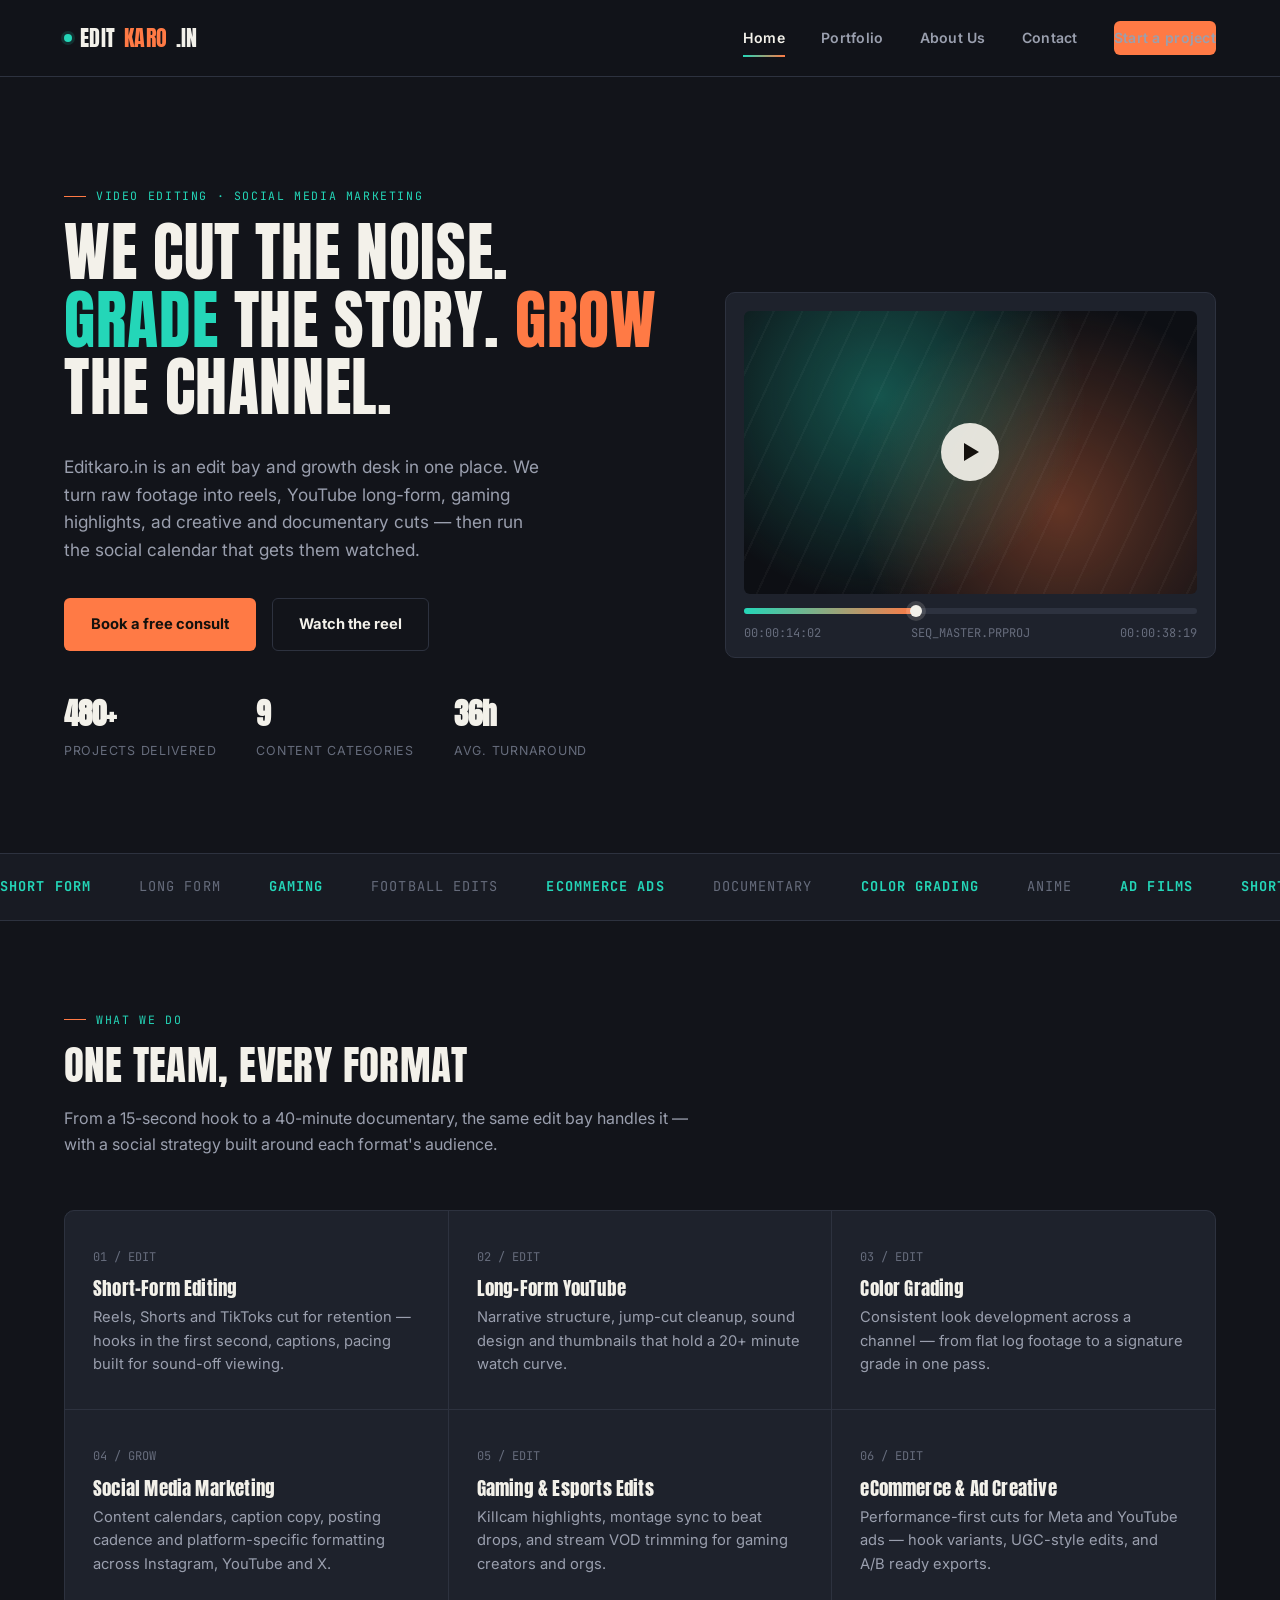
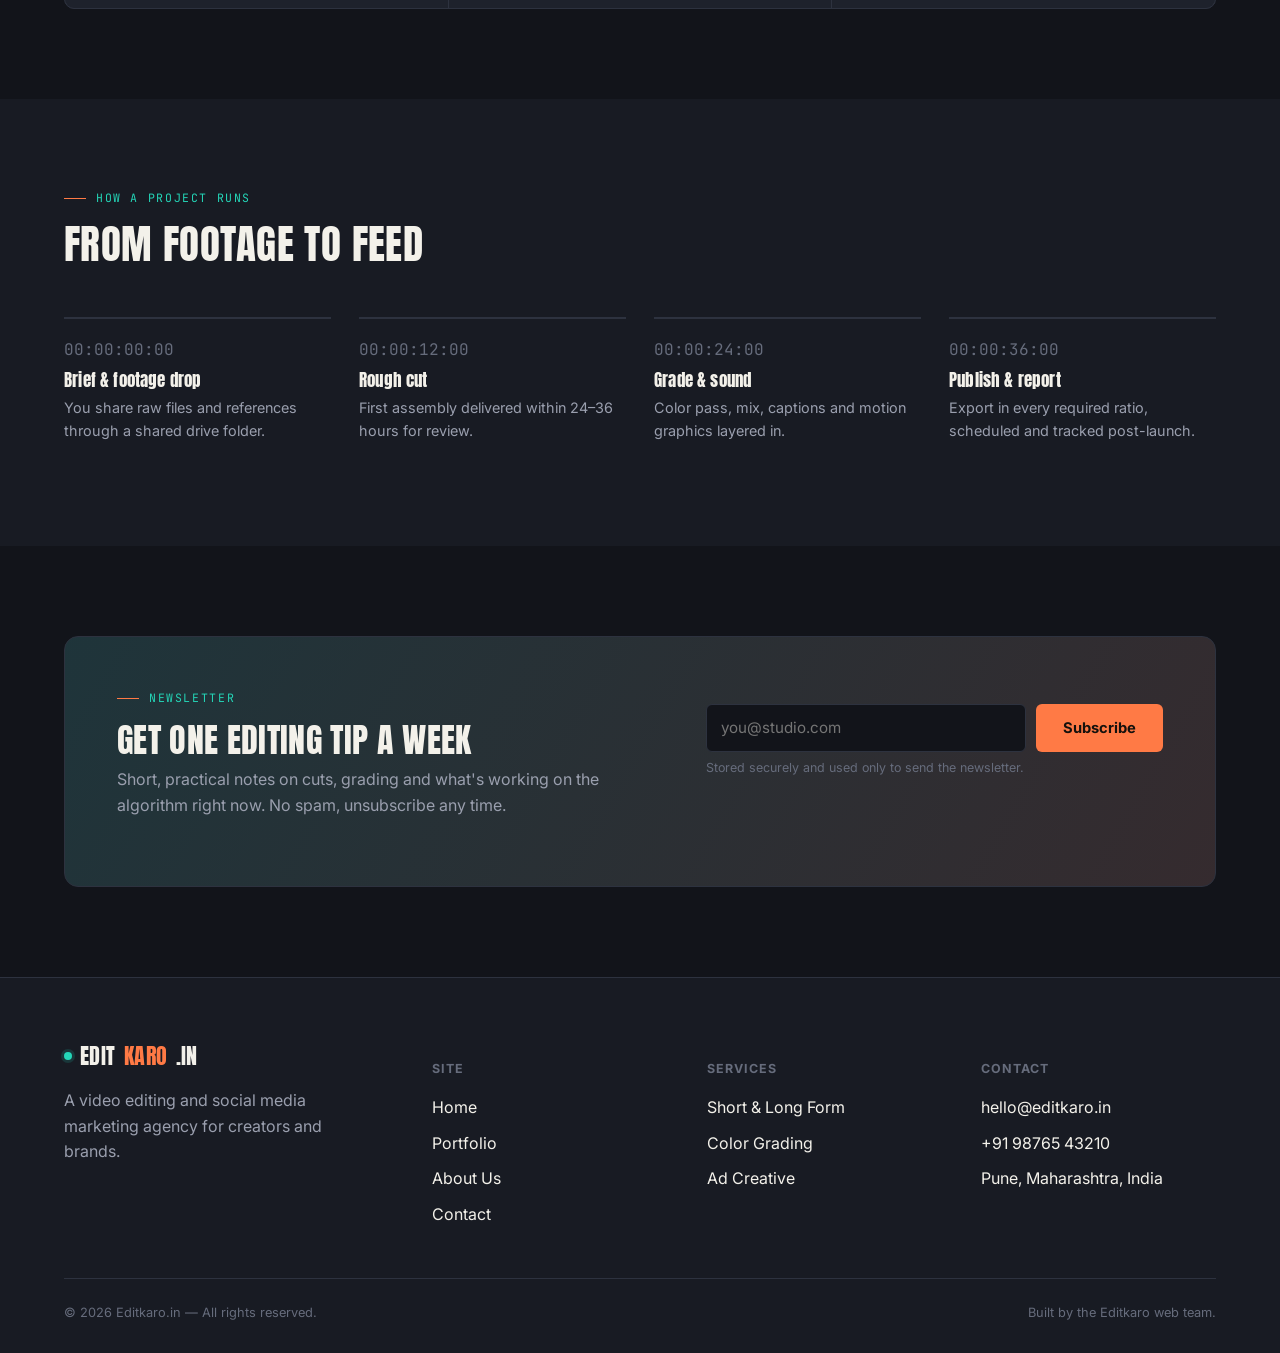
<file: index.html>
<!DOCTYPE html>
<html lang="en">
<head>
<meta charset="UTF-8">
<meta name="viewport" content="width=device-width, initial-scale=1.0">
<title>Editkaro.in — Video Editing & Social Media Marketing Agency</title>
<meta name="description" content="Editkaro.in is a video editing and social media marketing agency crafting short-form, long-form, gaming, sports, eCommerce and documentary-style content for brands and creators.">
<meta name="keywords" content="video editing agency, social media marketing, short form video editing, reels editing, youtube editing, color grading, editkaro">
<meta property="og:title" content="Editkaro.in — Video Editing & Social Media Marketing Agency">
<meta property="og:description" content="We cut, grade and grow content across every format — reels to documentaries.">
<meta property="og:type" content="website">
<link rel="canonical" href="https://editkaro.in/">
<link rel="preconnect" href="https://fonts.googleapis.com">
<link href="https://fonts.googleapis.com/css2?family=Anton&family=Inter:wght@400;500;600;700;800&family=JetBrains+Mono:wght@400;500&display=swap" rel="stylesheet">
<link rel="stylesheet" href="css/style.css">
</head>
<body>
<a class="skip-link" href="#main">Skip to content</a>

<header class="nav">
  <div class="container nav-inner">
    <a href="index.html" class="logo"><span class="rec"></span>EDIT<span class="dot">KARO</span>.IN</a>
    <nav class="nav-links" id="nav-links">
      <a href="index.html">Home</a>
      <a href="portfolio.html">Portfolio</a>
      <a href="about.html">About Us</a>
      <a href="contact.html">Contact</a>
      <a href="contact.html" class="nav-cta">Start a project</a>
    </nav>
    <button class="nav-toggle" id="nav-toggle" aria-label="Toggle menu" aria-expanded="false">☰</button>
  </div>
</header>

<main id="main">

  <section class="hero">
    <div class="container hero-grid">
      <div>
        <div class="eyebrow">Video Editing · Social Media Marketing</div>
        <h1>We cut the noise. <span class="accent-teal">Grade</span> the story. <span class="accent-orange">Grow</span> the channel.</h1>
        <p class="hero-sub">Editkaro.in is an edit bay and growth desk in one place. We turn raw footage into reels, YouTube long-form, gaming highlights, ad creative and documentary cuts — then run the social calendar that gets them watched.</p>
        <div class="hero-actions">
          <a href="contact.html" class="btn btn-primary">Book a free consult</a>
          <a href="portfolio.html" class="btn btn-ghost">Watch the reel</a>
        </div>
        <div class="hero-stats">
          <div><strong>480+</strong><span>Projects delivered</span></div>
          <div><strong>9</strong><span>Content categories</span></div>
          <div><strong>36h</strong><span>Avg. turnaround</span></div>
        </div>
      </div>

      <div class="scrubber" aria-hidden="true">
        <div class="scrubber-screen"><div class="play"></div></div>
        <div class="scrubber-track"><div class="scrubber-fill"></div><div class="scrubber-head"></div></div>
        <div class="scrubber-time"><span>00:00:14:02</span><span>SEQ_MASTER.PRPROJ</span><span>00:00:38:19</span></div>
      </div>
    </div>
  </section>

  <div class="marquee" aria-hidden="true">
    <div class="marquee-track">
      <span><b>Short Form</b></span><span>Long Form</span><span><b>Gaming</b></span><span>Football Edits</span>
      <span><b>eCommerce Ads</b></span><span>Documentary</span><span><b>Color Grading</b></span><span>Anime</span><span><b>Ad Films</b></span>
    </div>
  </div>

  <section class="section" id="services">
    <div class="container">
      <div class="section-head">
        <div class="eyebrow">What we do</div>
        <h2>One team, every format</h2>
        <p>From a 15-second hook to a 40-minute documentary, the same edit bay handles it — with a social strategy built around each format's audience.</p>
      </div>
      <div class="services-grid">
        <div class="service-card">
          <span class="tc">01 / EDIT</span>
          <h3>Short-Form Editing</h3>
          <p>Reels, Shorts and TikToks cut for retention — hooks in the first second, captions, pacing built for sound-off viewing.</p>
        </div>
        <div class="service-card">
          <span class="tc">02 / EDIT</span>
          <h3>Long-Form YouTube</h3>
          <p>Narrative structure, jump-cut cleanup, sound design and thumbnails that hold a 20+ minute watch curve.</p>
        </div>
        <div class="service-card">
          <span class="tc">03 / EDIT</span>
          <h3>Color Grading</h3>
          <p>Consistent look development across a channel — from flat log footage to a signature grade in one pass.</p>
        </div>
        <div class="service-card">
          <span class="tc">04 / GROW</span>
          <h3>Social Media Marketing</h3>
          <p>Content calendars, caption copy, posting cadence and platform-specific formatting across Instagram, YouTube and X.</p>
        </div>
        <div class="service-card">
          <span class="tc">05 / EDIT</span>
          <h3>Gaming & Esports Edits</h3>
          <p>Killcam highlights, montage sync to beat drops, and stream VOD trimming for gaming creators and orgs.</p>
        </div>
        <div class="service-card">
          <span class="tc">06 / EDIT</span>
          <h3>eCommerce & Ad Creative</h3>
          <p>Performance-first cuts for Meta and YouTube ads — hook variants, UGC-style edits, and A/B ready exports.</p>
        </div>
      </div>
    </div>
  </section>

  <section class="section section-alt">
    <div class="container">
      <div class="section-head">
        <div class="eyebrow">How a project runs</div>
        <h2>From footage to feed</h2>
      </div>
      <div class="process">
        <div class="process-step">
          <span class="tc">00:00:00:00</span>
          <h4>Brief & footage drop</h4>
          <p>You share raw files and references through a shared drive folder.</p>
        </div>
        <div class="process-step">
          <span class="tc">00:00:12:00</span>
          <h4>Rough cut</h4>
          <p>First assembly delivered within 24–36 hours for review.</p>
        </div>
        <div class="process-step">
          <span class="tc">00:00:24:00</span>
          <h4>Grade & sound</h4>
          <p>Color pass, mix, captions and motion graphics layered in.</p>
        </div>
        <div class="process-step">
          <span class="tc">00:00:36:00</span>
          <h4>Publish & report</h4>
          <p>Export in every required ratio, scheduled and tracked post-launch.</p>
        </div>
      </div>
    </div>
  </section>

  <section class="section">
    <div class="container">
      <div class="subscribe">
        <div>
          <div class="eyebrow">Newsletter</div>
          <h2>Get one editing tip a week</h2>
          <p>Short, practical notes on cuts, grading and what's working on the algorithm right now. No spam, unsubscribe any time.</p>
        </div>
        <div>
          <form id="subscribe-form" class="subscribe-form">
            <input type="email" name="email" placeholder="you@studio.com" required aria-label="Email address">
            <button type="submit" class="btn btn-primary">Subscribe</button>
          </form>
          <p class="form-note">Stored securely and used only to send the newsletter.</p>
          <p id="subscribe-status" class="form-status" role="status"></p>
        </div>
      </div>
    </div>
  </section>

</main>

<footer class="footer">
  <div class="container">
    <div class="footer-grid">
      <div>
        <a href="index.html" class="logo"><span class="rec"></span>EDIT<span class="dot">KARO</span>.IN</a>
        <p style="margin-top:14px; max-width:280px;">A video editing and social media marketing agency for creators and brands.</p>
      </div>
      <div>
        <h5>Site</h5>
        <ul>
          <li><a href="index.html">Home</a></li>
          <li><a href="portfolio.html">Portfolio</a></li>
          <li><a href="about.html">About Us</a></li>
          <li><a href="contact.html">Contact</a></li>
        </ul>
      </div>
      <div>
        <h5>Services</h5>
        <ul>
          <li><a href="portfolio.html">Short & Long Form</a></li>
          <li><a href="portfolio.html">Color Grading</a></li>
          <li><a href="portfolio.html">Ad Creative</a></li>
        </ul>
      </div>
      <div>
        <h5>Contact</h5>
        <ul>
          <li>hello@editkaro.in</li>
          <li>+91 98765 43210</li>
          <li>Pune, Maharashtra, India</li>
        </ul>
      </div>
    </div>
    <div class="footer-bottom">
      <span>© <span class="year"></span> Editkaro.in — All rights reserved.</span>
      <span>Built by the Editkaro web team.</span>
    </div>
  </div>
</footer>

<script src="js/script.js"></script>
</body>
</html>
</file>
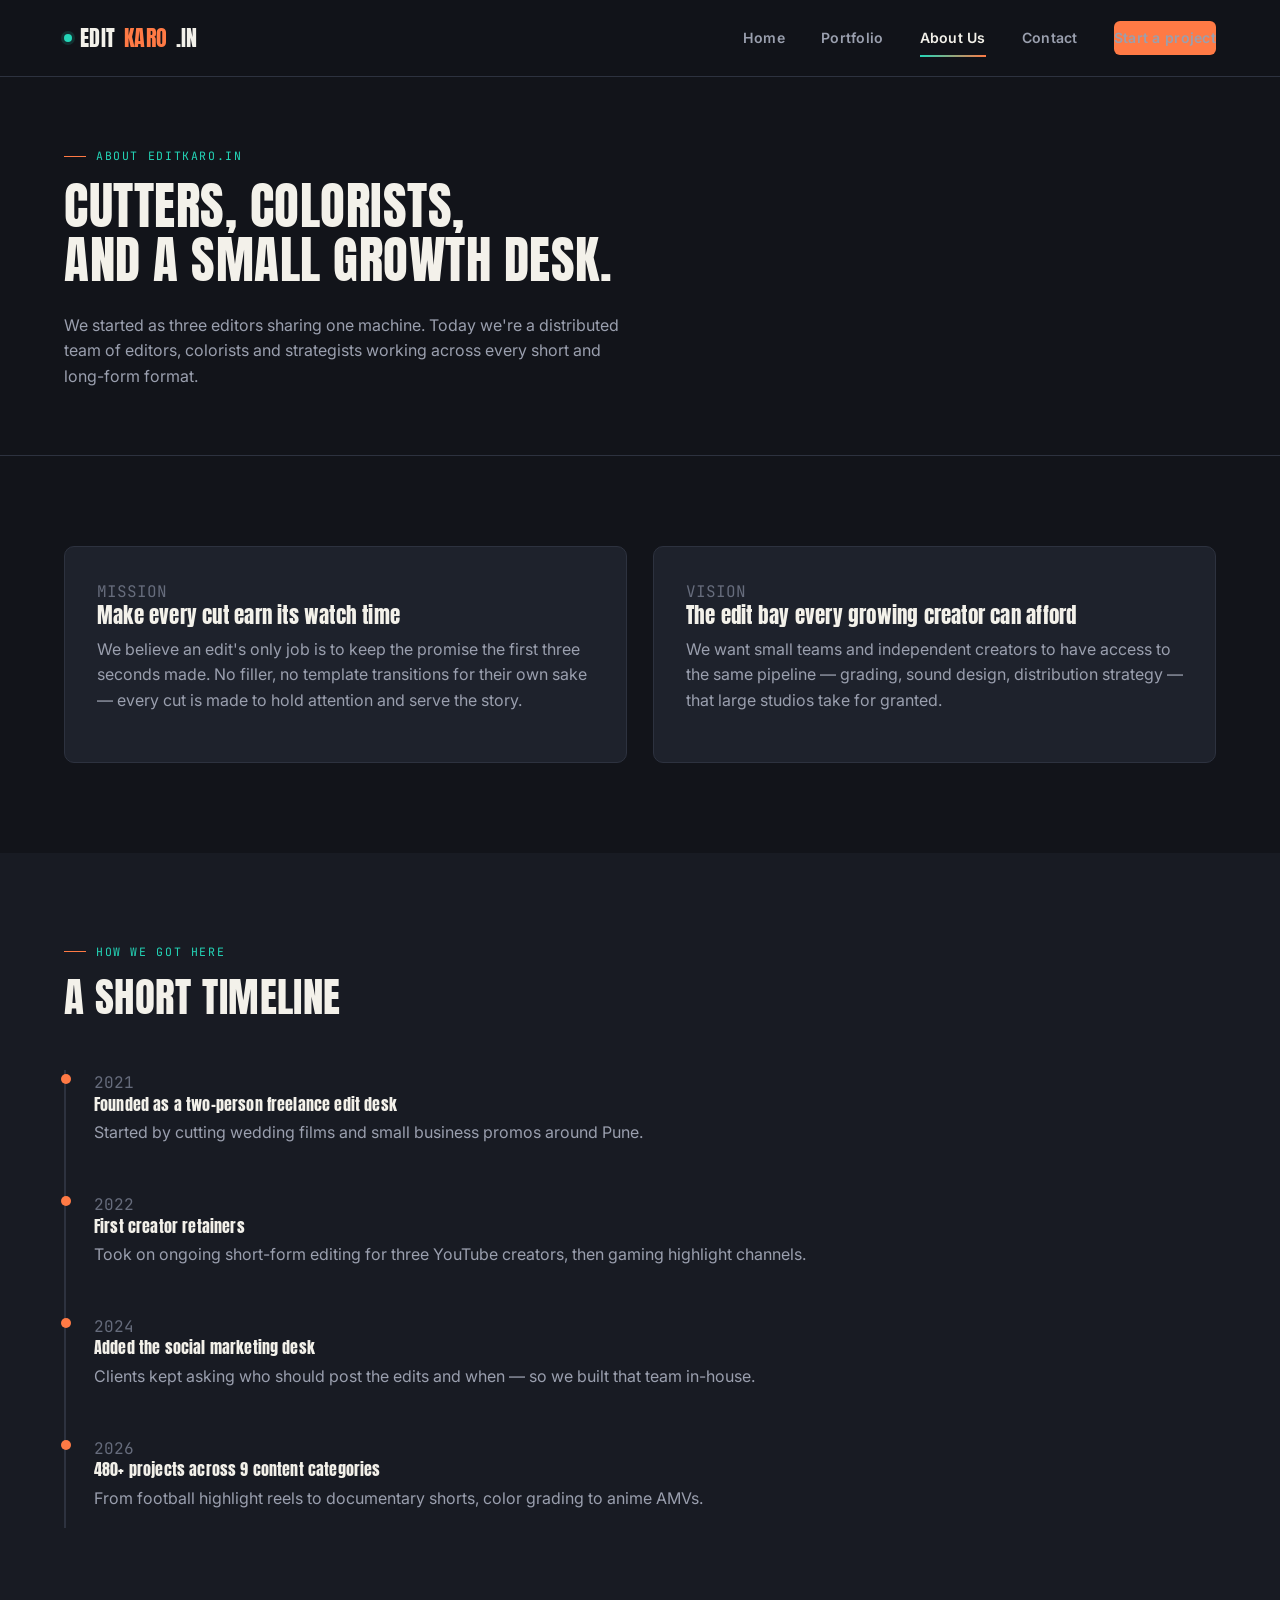
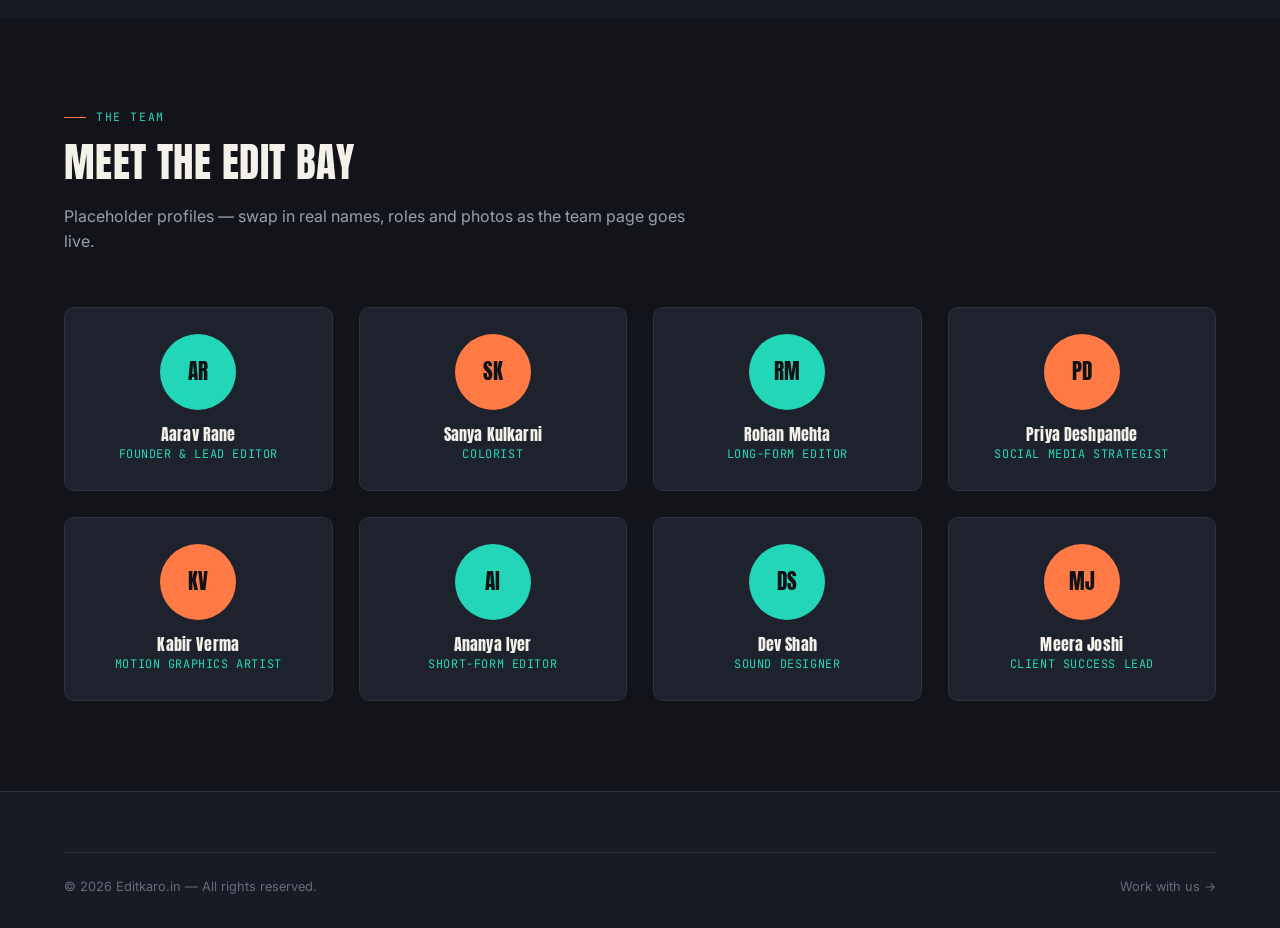
<file: about.html>
<!DOCTYPE html>
<html lang="en">
<head>
<meta charset="UTF-8">
<meta name="viewport" content="width=device-width, initial-scale=1.0">
<title>About Us — Editkaro.in</title>
<meta name="description" content="Editkaro.in's mission, vision and the team behind the edit bay — a video editing and social media marketing agency.">
<link rel="canonical" href="https://editkaro.in/about.html">
<link rel="preconnect" href="https://fonts.googleapis.com">
<link href="https://fonts.googleapis.com/css2?family=Anton&family=Inter:wght@400;500;600;700;800&family=JetBrains+Mono:wght@400;500&display=swap" rel="stylesheet">
<link rel="stylesheet" href="css/style.css">
</head>
<body>
<a class="skip-link" href="#main">Skip to content</a>

<header class="nav">
  <div class="container nav-inner">
    <a href="index.html" class="logo"><span class="rec"></span>EDIT<span class="dot">KARO</span>.IN</a>
    <nav class="nav-links" id="nav-links">
      <a href="index.html">Home</a>
      <a href="portfolio.html">Portfolio</a>
      <a href="about.html">About Us</a>
      <a href="contact.html">Contact</a>
      <a href="contact.html" class="nav-cta">Start a project</a>
    </nav>
    <button class="nav-toggle" id="nav-toggle" aria-label="Toggle menu" aria-expanded="false">☰</button>
  </div>
</header>

<main id="main">
  <section class="page-hero">
    <div class="container">
      <div class="eyebrow">About Editkaro.in</div>
      <h1>Cutters, colorists,<br>and a small growth desk.</h1>
      <p style="max-width:560px;">We started as three editors sharing one machine. Today we're a distributed team of editors, colorists and strategists working across every short and long-form format.</p>
    </div>
  </section>

  <section class="section">
    <div class="container">
      <div class="mission-grid">
        <div class="mission-card">
          <span class="tc">MISSION</span>
          <h3>Make every cut earn its watch time</h3>
          <p>We believe an edit's only job is to keep the promise the first three seconds made. No filler, no template transitions for their own sake — every cut is made to hold attention and serve the story.</p>
        </div>
        <div class="mission-card">
          <span class="tc">VISION</span>
          <h3>The edit bay every growing creator can afford</h3>
          <p>We want small teams and independent creators to have access to the same pipeline — grading, sound design, distribution strategy — that large studios take for granted.</p>
        </div>
      </div>
    </div>
  </section>

  <section class="section section-alt">
    <div class="container">
      <div class="section-head">
        <div class="eyebrow">How we got here</div>
        <h2>A short timeline</h2>
      </div>
      <div class="timeline-about">
        <div class="row">
          <span class="tc">2021</span>
          <h4>Founded as a two-person freelance edit desk</h4>
          <p>Started by cutting wedding films and small business promos around Pune.</p>
        </div>
        <div class="row">
          <span class="tc">2022</span>
          <h4>First creator retainers</h4>
          <p>Took on ongoing short-form editing for three YouTube creators, then gaming highlight channels.</p>
        </div>
        <div class="row">
          <span class="tc">2024</span>
          <h4>Added the social marketing desk</h4>
          <p>Clients kept asking who should post the edits and when — so we built that team in-house.</p>
        </div>
        <div class="row">
          <span class="tc">2026</span>
          <h4>480+ projects across 9 content categories</h4>
          <p>From football highlight reels to documentary shorts, color grading to anime AMVs.</p>
        </div>
      </div>
    </div>
  </section>

  <section class="section">
    <div class="container">
      <div class="section-head">
        <div class="eyebrow">The team</div>
        <h2>Meet the edit bay</h2>
        <p>Placeholder profiles — swap in real names, roles and photos as the team page goes live.</p>
      </div>
      <div class="team-grid">
        <div class="team-card">
          <div class="avatar" style="background:var(--teal);">AR</div>
          <h4>Aarav Rane</h4>
          <div class="role">Founder &amp; Lead Editor</div>
        </div>
        <div class="team-card">
          <div class="avatar" style="background:var(--orange);">SK</div>
          <h4>Sanya Kulkarni</h4>
          <div class="role">Colorist</div>
        </div>
        <div class="team-card">
          <div class="avatar" style="background:var(--teal);">RM</div>
          <h4>Rohan Mehta</h4>
          <div class="role">Long-Form Editor</div>
        </div>
        <div class="team-card">
          <div class="avatar" style="background:var(--orange);">PD</div>
          <h4>Priya Deshpande</h4>
          <div class="role">Social Media Strategist</div>
        </div>
        <div class="team-card">
          <div class="avatar" style="background:var(--orange);">KV</div>
          <h4>Kabir Verma</h4>
          <div class="role">Motion Graphics Artist</div>
        </div>
        <div class="team-card">
          <div class="avatar" style="background:var(--teal);">AI</div>
          <h4>Ananya Iyer</h4>
          <div class="role">Short-Form Editor</div>
        </div>
        <div class="team-card">
          <div class="avatar" style="background:var(--teal);">DS</div>
          <h4>Dev Shah</h4>
          <div class="role">Sound Designer</div>
        </div>
        <div class="team-card">
          <div class="avatar" style="background:var(--orange);">MJ</div>
          <h4>Meera Joshi</h4>
          <div class="role">Client Success Lead</div>
        </div>
      </div>
    </div>
  </section>
</main>

<footer class="footer">
  <div class="container">
    <div class="footer-bottom">
      <span>© <span class="year"></span> Editkaro.in — All rights reserved.</span>
      <span><a href="contact.html">Work with us →</a></span>
    </div>
  </div>
</footer>

<script src="js/script.js"></script>
</body>
</html>
</file>
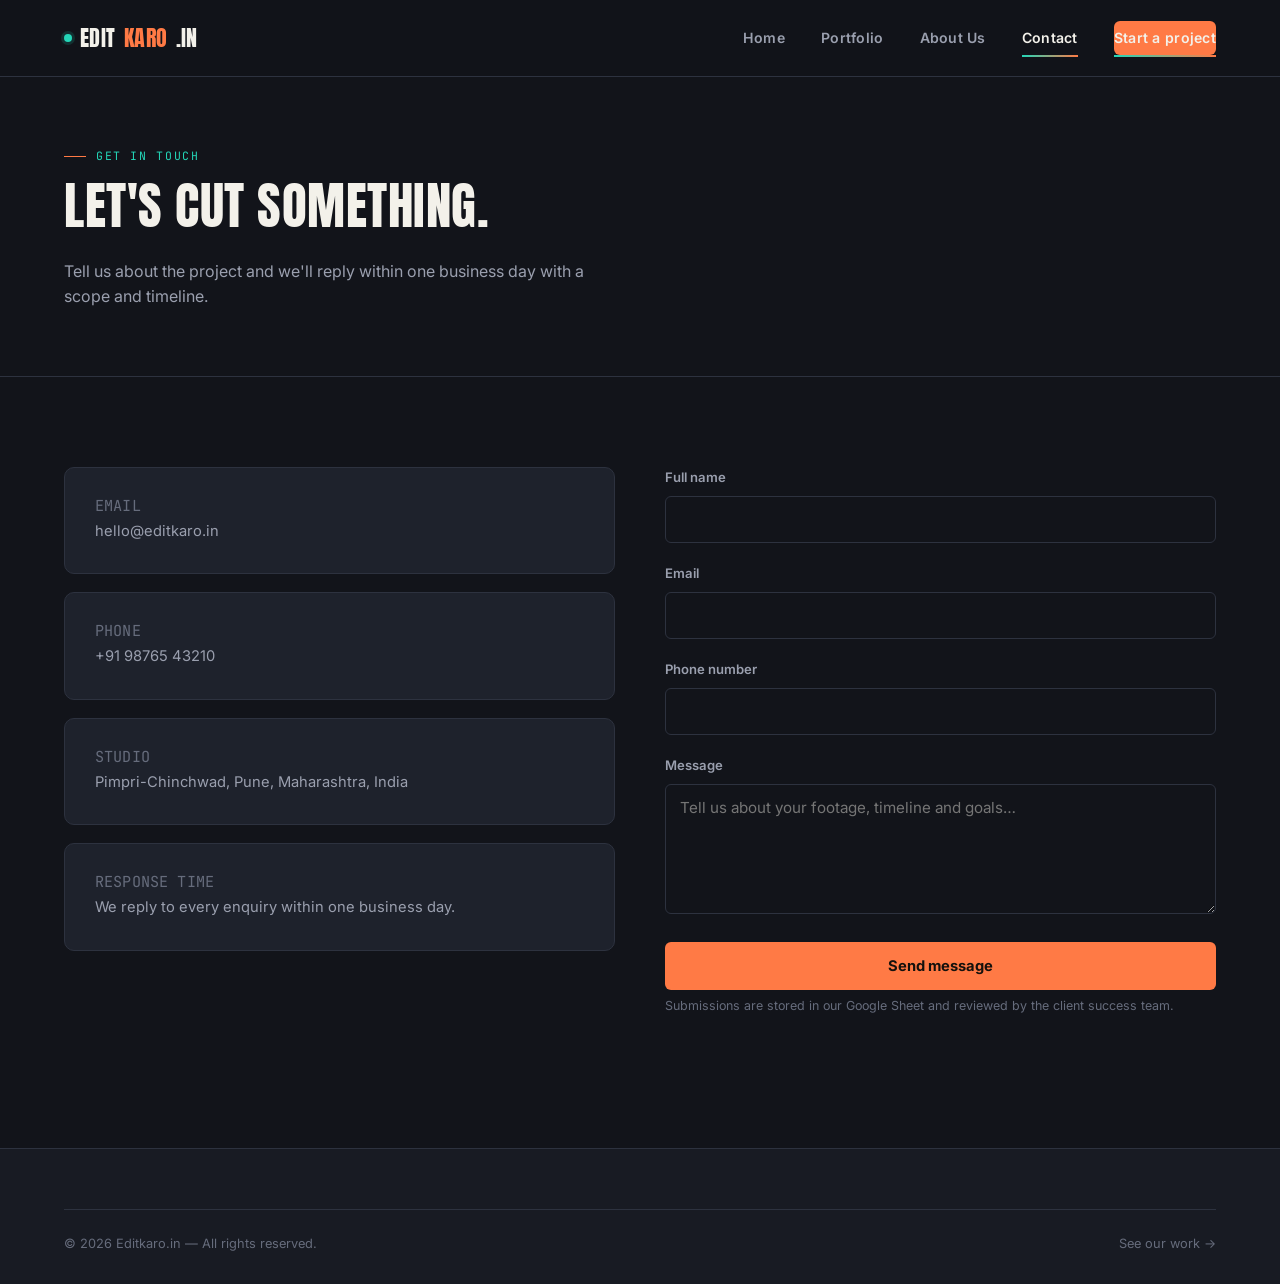
<file: contact.html>
<!DOCTYPE html>
<html lang="en">
<head>
<meta charset="UTF-8">
<meta name="viewport" content="width=device-width, initial-scale=1.0">
<title>Contact — Editkaro.in</title>
<meta name="description" content="Get in touch with Editkaro.in for video editing and social media marketing enquiries.">
<link rel="canonical" href="https://editkaro.in/contact.html">
<link rel="preconnect" href="https://fonts.googleapis.com">
<link href="https://fonts.googleapis.com/css2?family=Anton&family=Inter:wght@400;500;600;700;800&family=JetBrains+Mono:wght@400;500&display=swap" rel="stylesheet">
<link rel="stylesheet" href="css/style.css">
</head>
<body>
<a class="skip-link" href="#main">Skip to content</a>

<header class="nav">
  <div class="container nav-inner">
    <a href="index.html" class="logo"><span class="rec"></span>EDIT<span class="dot">KARO</span>.IN</a>
    <nav class="nav-links" id="nav-links">
      <a href="index.html">Home</a>
      <a href="portfolio.html">Portfolio</a>
      <a href="about.html">About Us</a>
      <a href="contact.html">Contact</a>
      <a href="contact.html" class="nav-cta">Start a project</a>
    </nav>
    <button class="nav-toggle" id="nav-toggle" aria-label="Toggle menu" aria-expanded="false">☰</button>
  </div>
</header>

<main id="main">
  <section class="page-hero">
    <div class="container">
      <div class="eyebrow">Get in touch</div>
      <h1>Let's cut something.</h1>
      <p style="max-width:560px;">Tell us about the project and we'll reply within one business day with a scope and timeline.</p>
    </div>
  </section>

  <section class="section">
    <div class="container contact-grid">

      <div>
        <div class="contact-info-card">
          <h4 class="tc">EMAIL</h4>
          <p>hello@editkaro.in</p>
        </div>
        <div class="contact-info-card">
          <h4 class="tc">PHONE</h4>
          <p>+91 98765 43210</p>
        </div>
        <div class="contact-info-card">
          <h4 class="tc">STUDIO</h4>
          <p>Pimpri-Chinchwad, Pune, Maharashtra, India</p>
        </div>
        <div class="contact-info-card">
          <h4 class="tc">RESPONSE TIME</h4>
          <p>We reply to every enquiry within one business day.</p>
        </div>
      </div>

      <div>
        <form id="contact-form">
          <div class="field">
            <label for="name">Full name</label>
            <input type="text" id="name" name="name" required>
          </div>
          <div class="field">
            <label for="email">Email</label>
            <input type="email" id="email" name="email" required>
          </div>
          <div class="field">
            <label for="phone">Phone number</label>
            <input type="tel" id="phone" name="phone" required>
          </div>
          <div class="field">
            <label for="message">Message</label>
            <textarea id="message" name="message" placeholder="Tell us about your footage, timeline and goals…" required></textarea>
          </div>
          <button type="submit" class="btn btn-primary btn-block">Send message</button>
          <p class="form-note">Submissions are stored in our Google Sheet and reviewed by the client success team.</p>
          <p id="contact-status" class="form-status" role="status"></p>
        </form>
      </div>

    </div>
  </section>
</main>

<footer class="footer">
  <div class="container">
    <div class="footer-bottom">
      <span>© <span class="year"></span> Editkaro.in — All rights reserved.</span>
      <span><a href="portfolio.html">See our work →</a></span>
    </div>
  </div>
</footer>

<script src="js/script.js"></script>
</body>
</html>
</file>
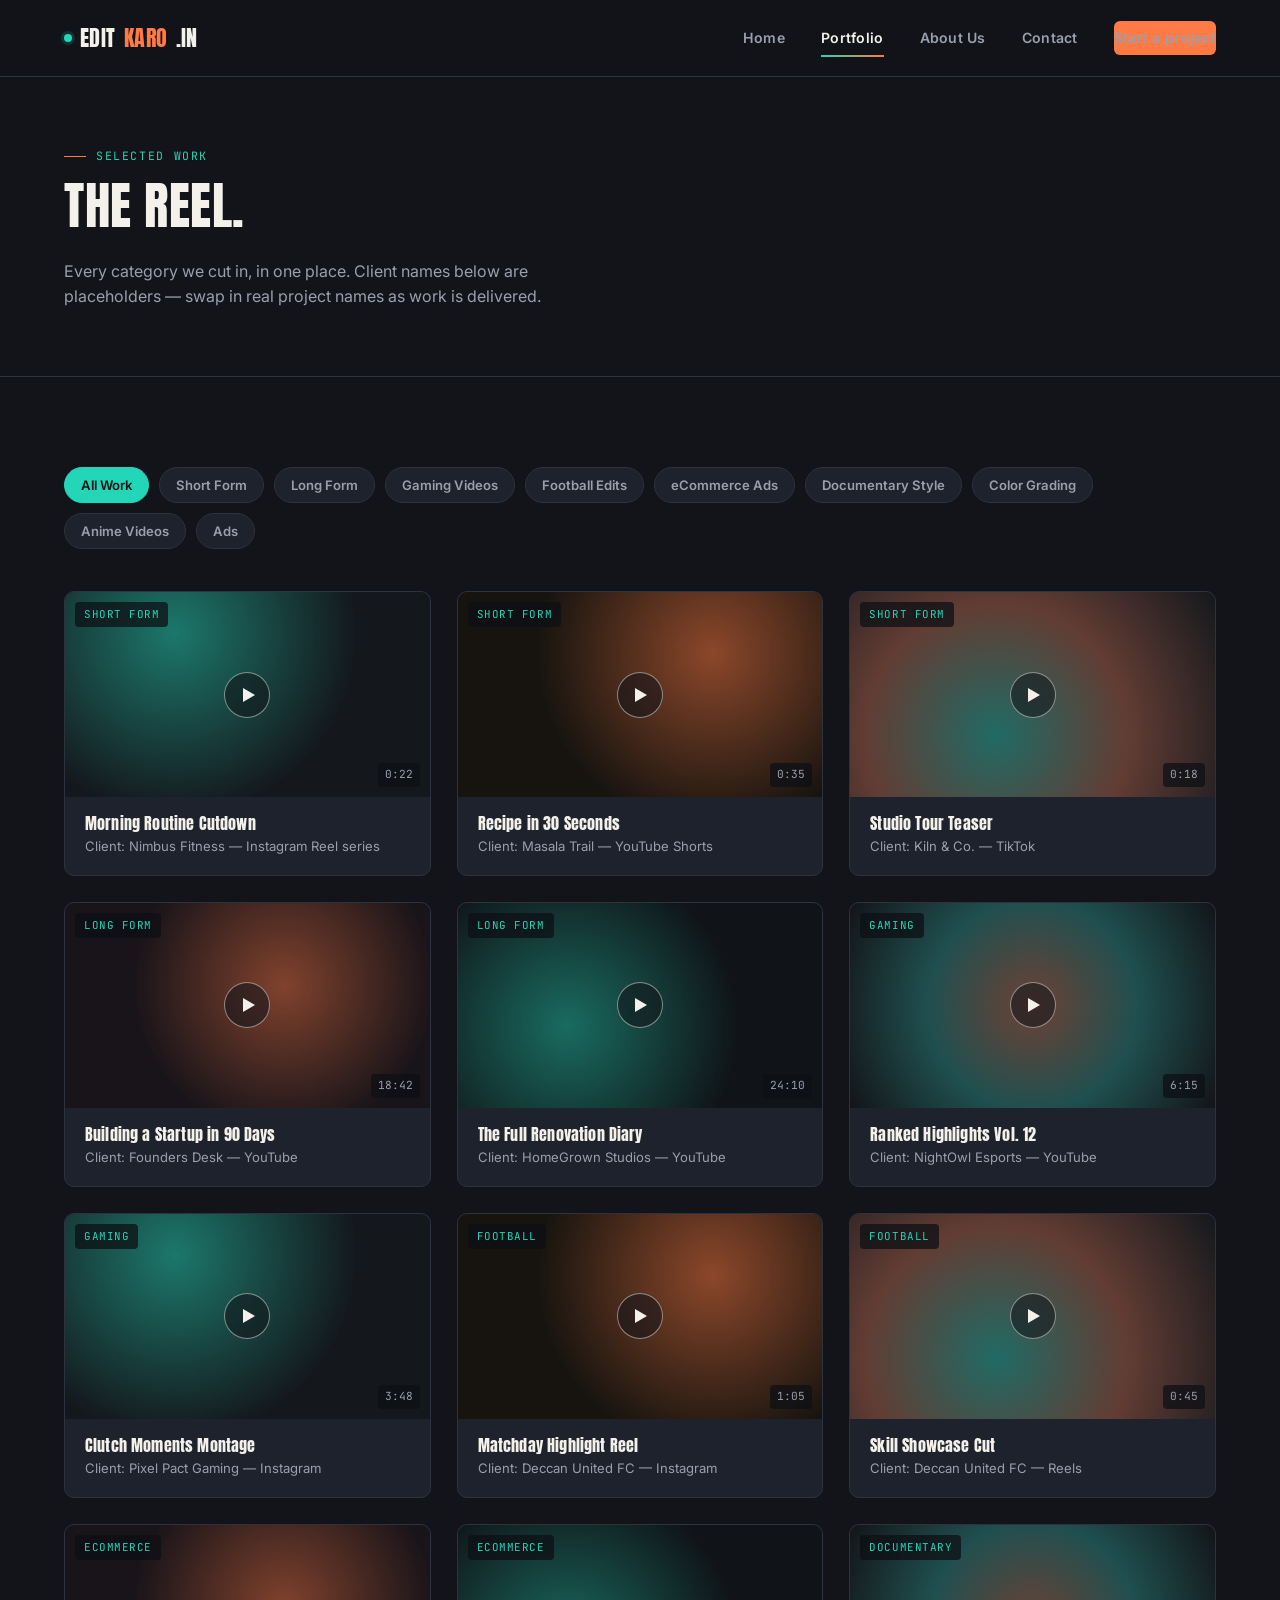
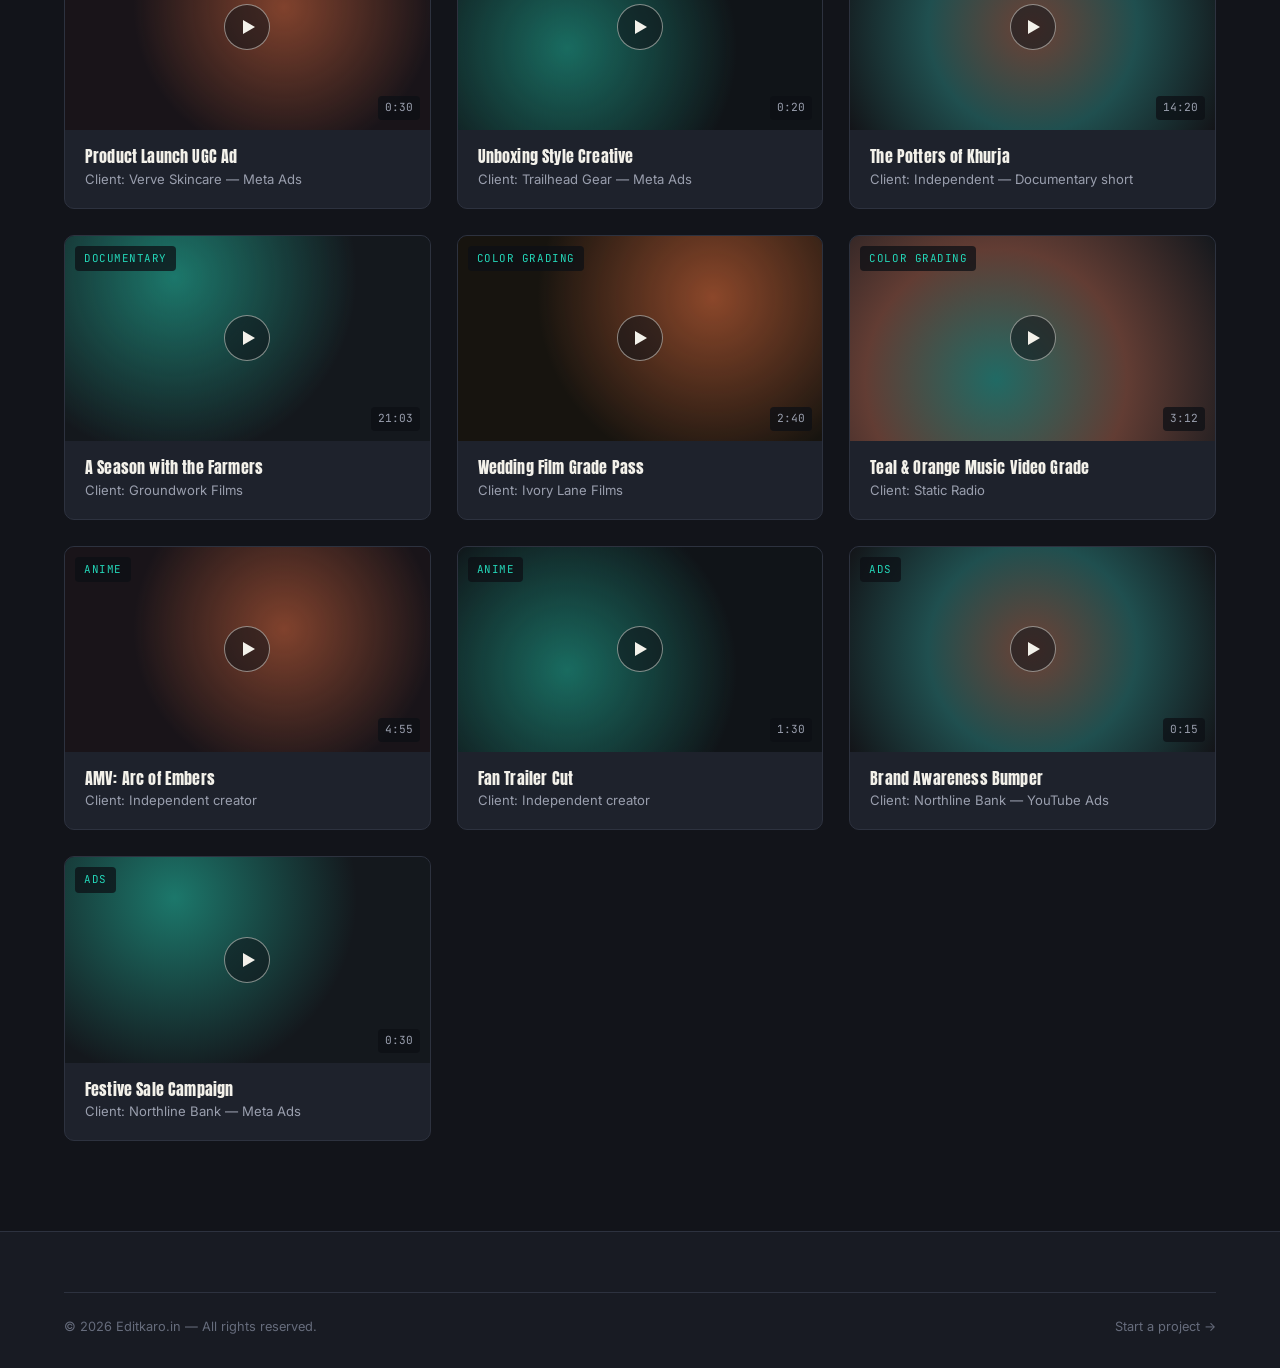
<file: portfolio.html>
<!DOCTYPE html>
<html lang="en">
<head>
<meta charset="UTF-8">
<meta name="viewport" content="width=device-width, initial-scale=1.0">
<title>Portfolio — Editkaro.in</title>
<meta name="description" content="Browse Editkaro.in's video editing portfolio across Short Form, Long Form, Gaming, Football Edits, eCommerce Ads, Documentary, Color Grading, Anime and Ad films.">
<link rel="canonical" href="https://editkaro.in/portfolio.html">
<link rel="preconnect" href="https://fonts.googleapis.com">
<link href="https://fonts.googleapis.com/css2?family=Anton&family=Inter:wght@400;500;600;700;800&family=JetBrains+Mono:wght@400;500&display=swap" rel="stylesheet">
<link rel="stylesheet" href="css/style.css">
</head>
<body>
<a class="skip-link" href="#main">Skip to content</a>

<header class="nav">
  <div class="container nav-inner">
    <a href="index.html" class="logo"><span class="rec"></span>EDIT<span class="dot">KARO</span>.IN</a>
    <nav class="nav-links" id="nav-links">
      <a href="index.html">Home</a>
      <a href="portfolio.html">Portfolio</a>
      <a href="about.html">About Us</a>
      <a href="contact.html">Contact</a>
      <a href="contact.html" class="nav-cta">Start a project</a>
    </nav>
    <button class="nav-toggle" id="nav-toggle" aria-label="Toggle menu" aria-expanded="false">☰</button>
  </div>
</header>

<main id="main">
  <section class="page-hero">
    <div class="container">
      <div class="eyebrow">Selected work</div>
      <h1>The Reel.</h1>
      <p style="max-width:560px;">Every category we cut in, in one place. Client names below are placeholders — swap in real project names as work is delivered.</p>
    </div>
  </section>

  <section class="section">
    <div class="container">

      <div class="filter-bar" role="group" aria-label="Filter portfolio by category">
        <button class="filter-btn active" data-filter="all">All Work</button>
        <button class="filter-btn" data-filter="short-form">Short Form</button>
        <button class="filter-btn" data-filter="long-form">Long Form</button>
        <button class="filter-btn" data-filter="gaming">Gaming Videos</button>
        <button class="filter-btn" data-filter="football">Football Edits</button>
        <button class="filter-btn" data-filter="ecommerce">eCommerce Ads</button>
        <button class="filter-btn" data-filter="documentary">Documentary Style</button>
        <button class="filter-btn" data-filter="color-grading">Color Grading</button>
        <button class="filter-btn" data-filter="anime">Anime Videos</button>
        <button class="filter-btn" data-filter="ads">Ads</button>
      </div>

      <div class="portfolio-grid" id="portfolio-grid">

        <!-- Short Form -->
        <article class="reel-card" data-category="short-form">
          <div class="reel-thumb g1"><span class="tag">Short Form</span><span class="dur">0:22</span><div class="play"></div></div>
          <div class="reel-body"><h4>Morning Routine Cutdown</h4><p>Client: Nimbus Fitness — Instagram Reel series</p></div>
        </article>
        <article class="reel-card" data-category="short-form">
          <div class="reel-thumb g2"><span class="tag">Short Form</span><span class="dur">0:35</span><div class="play"></div></div>
          <div class="reel-body"><h4>Recipe in 30 Seconds</h4><p>Client: Masala Trail — YouTube Shorts</p></div>
        </article>
        <article class="reel-card" data-category="short-form">
          <div class="reel-thumb g3"><span class="tag">Short Form</span><span class="dur">0:18</span><div class="play"></div></div>
          <div class="reel-body"><h4>Studio Tour Teaser</h4><p>Client: Kiln & Co. — TikTok</p></div>
        </article>

        <!-- Long Form -->
        <article class="reel-card" data-category="long-form">
          <div class="reel-thumb g4"><span class="tag">Long Form</span><span class="dur">18:42</span><div class="play"></div></div>
          <div class="reel-body"><h4>Building a Startup in 90 Days</h4><p>Client: Founders Desk — YouTube</p></div>
        </article>
        <article class="reel-card" data-category="long-form">
          <div class="reel-thumb g5"><span class="tag">Long Form</span><span class="dur">24:10</span><div class="play"></div></div>
          <div class="reel-body"><h4>The Full Renovation Diary</h4><p>Client: HomeGrown Studios — YouTube</p></div>
        </article>

        <!-- Gaming -->
        <article class="reel-card" data-category="gaming">
          <div class="reel-thumb g6"><span class="tag">Gaming</span><span class="dur">6:15</span><div class="play"></div></div>
          <div class="reel-body"><h4>Ranked Highlights Vol. 12</h4><p>Client: NightOwl Esports — YouTube</p></div>
        </article>
        <article class="reel-card" data-category="gaming">
          <div class="reel-thumb g1"><span class="tag">Gaming</span><span class="dur">3:48</span><div class="play"></div></div>
          <div class="reel-body"><h4>Clutch Moments Montage</h4><p>Client: Pixel Pact Gaming — Instagram</p></div>
        </article>

        <!-- Football Edits -->
        <article class="reel-card" data-category="football">
          <div class="reel-thumb g2"><span class="tag">Football</span><span class="dur">1:05</span><div class="play"></div></div>
          <div class="reel-body"><h4>Matchday Highlight Reel</h4><p>Client: Deccan United FC — Instagram</p></div>
        </article>
        <article class="reel-card" data-category="football">
          <div class="reel-thumb g3"><span class="tag">Football</span><span class="dur">0:45</span><div class="play"></div></div>
          <div class="reel-body"><h4>Skill Showcase Cut</h4><p>Client: Deccan United FC — Reels</p></div>
        </article>

        <!-- eCommerce Ads -->
        <article class="reel-card" data-category="ecommerce">
          <div class="reel-thumb g4"><span class="tag">eCommerce</span><span class="dur">0:30</span><div class="play"></div></div>
          <div class="reel-body"><h4>Product Launch UGC Ad</h4><p>Client: Verve Skincare — Meta Ads</p></div>
        </article>
        <article class="reel-card" data-category="ecommerce">
          <div class="reel-thumb g5"><span class="tag">eCommerce</span><span class="dur">0:20</span><div class="play"></div></div>
          <div class="reel-body"><h4>Unboxing Style Creative</h4><p>Client: Trailhead Gear — Meta Ads</p></div>
        </article>

        <!-- Documentary -->
        <article class="reel-card" data-category="documentary">
          <div class="reel-thumb g6"><span class="tag">Documentary</span><span class="dur">14:20</span><div class="play"></div></div>
          <div class="reel-body"><h4>The Potters of Khurja</h4><p>Client: Independent — Documentary short</p></div>
        </article>
        <article class="reel-card" data-category="documentary">
          <div class="reel-thumb g1"><span class="tag">Documentary</span><span class="dur">21:03</span><div class="play"></div></div>
          <div class="reel-body"><h4>A Season with the Farmers</h4><p>Client: Groundwork Films</p></div>
        </article>

        <!-- Color Grading -->
        <article class="reel-card" data-category="color-grading">
          <div class="reel-thumb g2"><span class="tag">Color Grading</span><span class="dur">2:40</span><div class="play"></div></div>
          <div class="reel-body"><h4>Wedding Film Grade Pass</h4><p>Client: Ivory Lane Films</p></div>
        </article>
        <article class="reel-card" data-category="color-grading">
          <div class="reel-thumb g3"><span class="tag">Color Grading</span><span class="dur">3:12</span><div class="play"></div></div>
          <div class="reel-body"><h4>Teal & Orange Music Video Grade</h4><p>Client: Static Radio</p></div>
        </article>

        <!-- Anime -->
        <article class="reel-card" data-category="anime">
          <div class="reel-thumb g4"><span class="tag">Anime</span><span class="dur">4:55</span><div class="play"></div></div>
          <div class="reel-body"><h4>AMV: Arc of Embers</h4><p>Client: Independent creator</p></div>
        </article>
        <article class="reel-card" data-category="anime">
          <div class="reel-thumb g5"><span class="tag">Anime</span><span class="dur">1:30</span><div class="play"></div></div>
          <div class="reel-body"><h4>Fan Trailer Cut</h4><p>Client: Independent creator</p></div>
        </article>

        <!-- Ads -->
        <article class="reel-card" data-category="ads">
          <div class="reel-thumb g6"><span class="tag">Ads</span><span class="dur">0:15</span><div class="play"></div></div>
          <div class="reel-body"><h4>Brand Awareness Bumper</h4><p>Client: Northline Bank — YouTube Ads</p></div>
        </article>
        <article class="reel-card" data-category="ads">
          <div class="reel-thumb g1"><span class="tag">Ads</span><span class="dur">0:30</span><div class="play"></div></div>
          <div class="reel-body"><h4>Festive Sale Campaign</h4><p>Client: Northline Bank — Meta Ads</p></div>
        </article>

      </div>
    </div>
  </section>
</main>

<footer class="footer">
  <div class="container">
    <div class="footer-bottom">
      <span>© <span class="year"></span> Editkaro.in — All rights reserved.</span>
      <span><a href="contact.html">Start a project →</a></span>
    </div>
  </div>
</footer>

<script src="js/script.js"></script>
</body>
</html>
</file>
<file: css/style.css>
/* =========================================================
   EDITKARO.IN — stylesheet
   Design concept: "color grade" identity for a video-editing
   & social agency. Teal/orange is the classic Hollywood grading
   wheel split-tone — shadows pushed teal, highlights pushed
   orange — so the palette itself is a nod to the craft.
   Timecodes (00:00:01:12) replace generic 01/02/03 numbering
   since the content genuinely is frame-based work.
   ========================================================= */

:root {
    --bg: #12141a;
    --bg-alt: #181b23;
    --surface: #1e222c;
    --surface-2: #262b37;
    --line: #2d323f;

    --teal: #24d6b8;
    --teal-dim: #1a8f7c;
    --orange: #ff7a45;
    --orange-dim: #c9572a;

    --text: #f3f1ea;
    --text-dim: #9a9fae;
    --text-faint: #666c7c;

    --font-display: 'Anton', sans-serif;
    --font-body: 'Inter', -apple-system, BlinkMacSystemFont, sans-serif;
    --font-mono: 'JetBrains Mono', 'Courier New', monospace;

    --radius: 6px;
    --container: 1200px;
}

*,
*::before,
*::after {
    box-sizing: border-box;
}

html {
    scroll-behavior: smooth;
}

body {
    margin: 0;
    background: var(--bg);
    color: var(--text);
    font-family: var(--font-body);
    line-height: 1.6;
    -webkit-font-smoothing: antialiased;
}

img {
    max-width: 100%;
    display: block;
}

a {
    color: inherit;
    text-decoration: none;
}

ul {
    margin: 0;
    padding: 0;
    list-style: none;
}

h1,
h2,
h3,
h4 {
    font-family: var(--font-display);
    font-weight: 400;
    letter-spacing: 0.01em;
    line-height: 1.05;
    margin: 0 0 .5em;
}

p {
    margin: 0 0 1em;
    color: var(--text-dim);
}

button {
    font-family: inherit;
    cursor: pointer;
}

.container {
    max-width: var(--container);
    margin: 0 auto;
    padding: 0 24px;
}

.eyebrow {
    font-family: var(--font-mono);
    font-size: 0.72rem;
    letter-spacing: 0.14em;
    text-transform: uppercase;
    color: var(--teal);
    display: flex;
    align-items: center;
    gap: 10px;
    margin-bottom: 14px;
}

.eyebrow::before {
    content: "";
    width: 22px;
    height: 1px;
    background: var(--orange);
    display: inline-block;
}

.tc {
    font-family: var(--font-mono);
    color: var(--text-faint);
}

/* Reduced motion */
@media (prefers-reduced-motion: reduce) {
    * {
        animation-duration: 0.001ms !important;
        transition-duration: 0.001ms !important;
    }
}

/* ---------- Skip link / focus ---------- */
.skip-link {
    position: absolute;
    left: -999px;
    top: 0;
    background: var(--orange);
    color: #12141a;
    padding: 10px 16px;
    z-index: 200;
    font-weight: 600;
}

.skip-link:focus {
    left: 16px;
    top: 16px;
}

:focus-visible {
    outline: 2px solid var(--teal);
    outline-offset: 3px;
}

/* ---------- Nav ---------- */
.nav {
    position: sticky;
    top: 0;
    z-index: 100;
    background: rgba(18, 20, 26, 0.88);
    backdrop-filter: blur(10px);
    border-bottom: 1px solid var(--line);
}

.nav-inner {
    display: flex;
    align-items: center;
    justify-content: space-between;
    height: 76px;
}

.logo {
    font-family: var(--font-display);
    font-size: 1.4rem;
    letter-spacing: 0.02em;
    display: flex;
    align-items: center;
    gap: 8px;
}

.logo .dot {
    color: var(--orange);
}

.logo .rec {
    width: 8px;
    height: 8px;
    border-radius: 50%;
    background: var(--teal);
    box-shadow: 0 0 0 3px rgba(36, 214, 184, 0.15);
}

.nav-links {
    display: flex;
    gap: 36px;
    align-items: center;
}

.nav-links a {
    font-size: 0.88rem;
    font-weight: 600;
    letter-spacing: .02em;
    color: var(--text-dim);
    position: relative;
    padding: 6px 0;
}

.nav-links a:hover,
.nav-links a.active {
    color: var(--text);
}

.nav-links a.active::after {
    content: "";
    position: absolute;
    left: 0;
    right: 0;
    bottom: -2px;
    height: 2px;
    background: linear-gradient(90deg, var(--teal), var(--orange));
}

.nav-cta {
    background: var(--orange);
    color: #161515;
    font-weight: 700;
    padding: 10px 18px;
    border-radius: var(--radius);
    font-size: .85rem;
}

.nav-cta:hover {
    background: #ff8b5c;
}

.nav-toggle {
    display: none;
    background: none;
    border: none;
    color: var(--text);
    font-size: 1.6rem;
}

@media (max-width: 880px) {
    .nav-links {
        position: fixed;
        inset: 76px 0 0 0;
        background: var(--bg-alt);
        flex-direction: column;
        padding: 32px 24px;
        gap: 24px;
        transform: translateY(-8px);
        opacity: 0;
        pointer-events: none;
        transition: transform .25s ease, opacity .25s ease;
        border-top: 1px solid var(--line);
    }

    .nav-links.open {
        transform: translateY(0);
        opacity: 1;
        pointer-events: auto;
    }

    .nav-toggle {
        display: block;
    }
}

/* ---------- Buttons ---------- */
.btn {
    display: inline-flex;
    align-items: center;
    gap: 10px;
    padding: 14px 26px;
    border-radius: var(--radius);
    font-weight: 700;
    font-size: 0.92rem;
    border: 1px solid transparent;
    transition: transform .15s ease, background .15s ease, border-color .15s ease;
}

.btn:hover {
    transform: translateY(-2px);
}

.btn-primary {
    background: var(--orange);
    color: #14110d;
}

.btn-primary:hover {
    background: #ff8b5c;
}

.btn-ghost {
    border-color: var(--line);
    color: var(--text);
}

.btn-ghost:hover {
    border-color: var(--teal);
    color: var(--teal);
}

.btn-block {
    width: 100%;
    justify-content: center;
}

/* ---------- Hero (home) ---------- */
.hero {
    padding: 110px 0 90px;
    position: relative;
    overflow: hidden;
    border-bottom: 1px solid var(--line);
}

.hero-grid {
    display: grid;
    grid-template-columns: 1.1fr 0.9fr;
    gap: 60px;
    align-items: center;
}

.hero h1 {
    font-size: clamp(2.6rem, 5vw, 4.4rem);
    text-transform: uppercase;
}

.hero h1 .accent-teal {
    color: var(--teal);
}

.hero h1 .accent-orange {
    color: var(--orange);
}

.hero-sub {
    font-size: 1.08rem;
    max-width: 480px;
    margin-bottom: 34px;
}

.hero-actions {
    display: flex;
    gap: 16px;
    flex-wrap: wrap;
    margin-bottom: 40px;
}

.hero-stats {
    display: flex;
    gap: 40px;
    flex-wrap: wrap;
}

.hero-stats div strong {
    display: block;
    font-family: var(--font-display);
    font-size: 1.8rem;
    color: var(--text);
}

.hero-stats div span {
    font-size: .78rem;
    color: var(--text-faint);
    text-transform: uppercase;
    letter-spacing: .06em;
}

/* Timeline scrubber signature element */
.scrubber {
    background: var(--surface);
    border: 1px solid var(--line);
    border-radius: 10px;
    padding: 18px 18px 14px;
}

.scrubber-screen {
    aspect-ratio: 16/10;
    border-radius: 6px;
    background:
        radial-gradient(circle at 30% 30%, rgba(36, 214, 184, 0.35), transparent 55%),
        radial-gradient(circle at 70% 70%, rgba(255, 122, 69, 0.35), transparent 55%),
        #0d0f14;
    position: relative;
    overflow: hidden;
    margin-bottom: 14px;
}

.scrubber-screen::before {
    content: "";
    position: absolute;
    inset: 0;
    background: repeating-linear-gradient(115deg, rgba(255, 255, 255, 0.03) 0 2px, transparent 2px 26px);
}

.scrubber-screen .play {
    position: absolute;
    inset: 0;
    margin: auto;
    width: 58px;
    height: 58px;
    border-radius: 50%;
    background: rgba(243, 241, 234, 0.92);
    display: flex;
    align-items: center;
    justify-content: center;
}

.scrubber-screen .play::after {
    content: "";
    border-style: solid;
    border-width: 9px 0 9px 15px;
    border-color: transparent transparent transparent #14110d;
    margin-left: 3px;
}

.scrubber-track {
    position: relative;
    height: 6px;
    background: var(--line);
    border-radius: 3px;
    margin-bottom: 10px;
}

.scrubber-fill {
    position: absolute;
    left: 0;
    top: 0;
    bottom: 0;
    width: 38%;
    background: linear-gradient(90deg, var(--teal), var(--orange));
    border-radius: 3px;
}

.scrubber-head {
    position: absolute;
    top: 50%;
    left: 38%;
    width: 12px;
    height: 12px;
    background: var(--text);
    border-radius: 50%;
    transform: translate(-50%, -50%);
    box-shadow: 0 0 0 4px rgba(243, 241, 234, .15);
}

.scrubber-time {
    display: flex;
    justify-content: space-between;
    font-family: var(--font-mono);
    font-size: .75rem;
    color: var(--text-faint);
}

/* ---------- Marquee ---------- */
.marquee {
    border-bottom: 1px solid var(--line);
    padding: 22px 0;
    overflow: hidden;
    background: var(--bg-alt);
}

.marquee-track {
    display: flex;
    gap: 48px;
    white-space: nowrap;
    animation: scroll-left 26s linear infinite;
    width: max-content;
}

.marquee-track span {
    font-family: var(--font-mono);
    font-size: .85rem;
    letter-spacing: .08em;
    color: var(--text-faint);
    text-transform: uppercase;
}

.marquee-track span b {
    color: var(--teal);
}

@keyframes scroll-left {
    from {
        transform: translateX(0);
    }

    to {
        transform: translateX(-50%);
    }
}

/* ---------- Section basics ---------- */
.section {
    padding: 90px 0;
}

.section-alt {
    background: var(--bg-alt);
}

.section-head {
    max-width: 640px;
    margin-bottom: 52px;
}

.section-head h2 {
    font-size: clamp(1.8rem, 3.2vw, 2.6rem);
    text-transform: uppercase;
}

/* ---------- Services (home) ---------- */
.services-grid {
    display: grid;
    grid-template-columns: repeat(3, 1fr);
    gap: 1px;
    background: var(--line);
    border: 1px solid var(--line);
    border-radius: 10px;
    overflow: hidden;
}

.service-card {
    background: var(--surface);
    padding: 32px 28px;
    transition: background .2s ease;
}

.service-card:hover {
    background: var(--surface-2);
}

.service-card .tc {
    font-size: .75rem;
}

.service-card h3 {
    font-size: 1.2rem;
    margin: 10px 0 8px;
}

.service-card p {
    font-size: .92rem;
    margin-bottom: 0;
}

@media (max-width: 880px) {
    .services-grid {
        grid-template-columns: 1fr 1fr;
    }
}

@media (max-width: 560px) {
    .services-grid {
        grid-template-columns: 1fr;
    }
}

/* ---------- Process steps ---------- */
.process {
    display: grid;
    grid-template-columns: repeat(4, 1fr);
    gap: 28px;
}

.process-step {
    border-top: 2px solid var(--line);
    padding-top: 18px;
}

.process-step .tc {
    display: block;
    margin-bottom: 10px;
}

.process-step h4 {
    font-size: 1.05rem;
    margin-bottom: 6px;
}

.process-step p {
    font-size: .9rem;
}

@media (max-width:880px) {
    .process {
        grid-template-columns: 1fr 1fr;
    }
}

@media (max-width:560px) {
    .process {
        grid-template-columns: 1fr;
    }
}

/* ---------- Email collector ---------- */
.subscribe {
    background: linear-gradient(120deg, rgba(36, 214, 184, 0.10), rgba(255, 122, 69, 0.10)), var(--surface);
    border: 1px solid var(--line);
    border-radius: 14px;
    padding: 52px;
    display: grid;
    grid-template-columns: 1.2fr 1fr;
    gap: 40px;
    align-items: center;
}

.subscribe h2 {
    font-size: clamp(1.6rem, 3vw, 2.1rem);
    text-transform: uppercase;
    margin-bottom: 10px;
}

.subscribe-form {
    display: flex;
    gap: 10px;
    flex-wrap: wrap;
}

.subscribe-form input[type=email] {
    flex: 1;
    min-width: 220px;
}

@media (max-width: 780px) {
    .subscribe {
        grid-template-columns: 1fr;
        padding: 32px 22px;
    }
}

/* ---------- Forms (shared) ---------- */
.field {
    margin-bottom: 20px;
}

.field label {
    display: block;
    font-size: .82rem;
    font-weight: 600;
    margin-bottom: 8px;
    color: var(--text-dim);
}

input,
textarea,
select {
    width: 100%;
    background: var(--bg);
    border: 1px solid var(--line);
    color: var(--text);
    padding: 13px 14px;
    border-radius: var(--radius);
    font-family: var(--font-body);
    font-size: .95rem;
}

input:focus,
textarea:focus,
select:focus {
    border-color: var(--teal);
}

textarea {
    resize: vertical;
    min-height: 130px;
}

.form-note {
    font-size: .78rem;
    color: var(--text-faint);
    margin-top: 6px;
}

.form-status {
    font-size: .85rem;
    margin-top: 12px;
    min-height: 1.2em;
}

.form-status.ok {
    color: var(--teal);
}

.form-status.err {
    color: var(--orange);
}

/* ---------- Portfolio ---------- */
.filter-bar {
    display: flex;
    flex-wrap: wrap;
    gap: 10px;
    margin-bottom: 42px;
}

.filter-btn {
    background: var(--surface);
    border: 1px solid var(--line);
    color: var(--text-dim);
    padding: 9px 16px;
    border-radius: 999px;
    font-size: .82rem;
    font-weight: 600;
}

.filter-btn:hover {
    color: var(--text);
    border-color: var(--teal);
}

.filter-btn.active {
    background: var(--teal);
    color: #0d1512;
    border-color: var(--teal);
}

.portfolio-grid {
    display: grid;
    grid-template-columns: repeat(3, 1fr);
    gap: 26px;
}

@media (max-width: 980px) {
    .portfolio-grid {
        grid-template-columns: 1fr 1fr;
    }
}

@media (max-width: 620px) {
    .portfolio-grid {
        grid-template-columns: 1fr;
    }
}

.reel-card {
    background: var(--surface);
    border: 1px solid var(--line);
    border-radius: 10px;
    overflow: hidden;
    transition: transform .18s ease, border-color .18s ease;
}

.reel-card:hover {
    transform: translateY(-4px);
    border-color: var(--teal);
}

.reel-thumb {
    aspect-ratio: 16/9;
    position: relative;
    display: flex;
    align-items: center;
    justify-content: center;
}

.reel-thumb .play {
    width: 46px;
    height: 46px;
    border-radius: 50%;
    background: rgba(18, 20, 26, 0.55);
    border: 1px solid rgba(243, 241, 234, 0.5);
    display: flex;
    align-items: center;
    justify-content: center;
}

.reel-thumb .play::after {
    content: "";
    border-style: solid;
    border-width: 7px 0 7px 12px;
    border-color: transparent transparent transparent var(--text);
    margin-left: 3px;
}

.reel-thumb .tag {
    position: absolute;
    top: 10px;
    left: 10px;
    font-family: var(--font-mono);
    font-size: .68rem;
    background: rgba(13, 15, 20, 0.75);
    color: var(--teal);
    padding: 4px 9px;
    border-radius: 4px;
    text-transform: uppercase;
    letter-spacing: .05em;
}

.reel-thumb .dur {
    position: absolute;
    bottom: 10px;
    right: 10px;
    font-family: var(--font-mono);
    font-size: .7rem;
    background: rgba(13, 15, 20, 0.75);
    padding: 3px 7px;
    border-radius: 4px;
    color: var(--text-dim);
}

.reel-body {
    padding: 18px 20px;
}

.reel-body h4 {
    font-size: 1rem;
    margin-bottom: 4px;
}

.reel-body p {
    font-size: .82rem;
    margin-bottom: 0;
}

/* portfolio thumb color variants (stand-in for real client footage) */
.g1 {
    background: radial-gradient(circle at 30% 20%, rgba(36, 214, 184, .5), transparent 60%), #14181d;
}

.g2 {
    background: radial-gradient(circle at 70% 30%, rgba(255, 122, 69, .5), transparent 60%), #17140f;
}

.g3 {
    background: radial-gradient(circle at 40% 70%, rgba(36, 214, 184, .4), rgba(255, 122, 69, .3), #14181d);
}

.g4 {
    background: radial-gradient(circle at 60% 40%, rgba(255, 122, 69, .45), transparent 60%), #191419;
}

.g5 {
    background: radial-gradient(circle at 30% 60%, rgba(36, 214, 184, .45), transparent 60%), #101418;
}

.g6 {
    background: radial-gradient(circle at 50% 50%, rgba(255, 122, 69, .35), rgba(36, 214, 184, .25), #131418);
}

/* ---------- Team / About ---------- */
.mission-grid {
    display: grid;
    grid-template-columns: repeat(2, 1fr);
    gap: 26px;
}

.mission-card {
    background: var(--surface);
    border: 1px solid var(--line);
    border-radius: 10px;
    padding: 32px;
}

.mission-card h3 {
    font-size: 1.3rem;
    margin-bottom: 10px;
}

@media (max-width:780px) {
    .mission-grid {
        grid-template-columns: 1fr;
    }
}

.team-grid {
    display: grid;
    grid-template-columns: repeat(4, 1fr);
    gap: 26px;
}

@media (max-width:980px) {
    .team-grid {
        grid-template-columns: repeat(2, 1fr);
    }
}

@media (max-width:520px) {
    .team-grid {
        grid-template-columns: 1fr;
    }
}

.team-card {
    background: var(--surface);
    border: 1px solid var(--line);
    border-radius: 10px;
    padding: 26px 22px;
    text-align: center;
}

.avatar {
    width: 76px;
    height: 76px;
    border-radius: 50%;
    margin: 0 auto 16px;
    display: flex;
    align-items: center;
    justify-content: center;
    font-family: var(--font-display);
    font-size: 1.3rem;
    color: #101215;
}

.team-card h4 {
    font-size: 1.02rem;
    margin-bottom: 2px;
}

.team-card .role {
    font-family: var(--font-mono);
    font-size: .74rem;
    color: var(--teal);
    text-transform: uppercase;
    letter-spacing: .05em;
}

.timeline-about {
    border-left: 2px solid var(--line);
    padding-left: 28px;
    display: grid;
    gap: 30px;
}

.timeline-about .row {
    position: relative;
}

.timeline-about .row::before {
    content: "";
    position: absolute;
    left: -33px;
    top: 4px;
    width: 10px;
    height: 10px;
    border-radius: 50%;
    background: var(--orange);
}

/* ---------- Contact page ---------- */
.contact-grid {
    display: grid;
    grid-template-columns: 1fr 1fr;
    gap: 50px;
}

@media (max-width:880px) {
    .contact-grid {
        grid-template-columns: 1fr;
    }
}

.contact-info-card {
    background: var(--surface);
    border: 1px solid var(--line);
    border-radius: 10px;
    padding: 30px;
    margin-bottom: 18px;
}

.contact-info-card h4 {
    font-size: .95rem;
    margin-bottom: 6px;
}

.contact-info-card p {
    margin-bottom: 0;
    font-size: .92rem;
}

/* ---------- Footer ---------- */
.footer {
    border-top: 1px solid var(--line);
    padding: 60px 0 30px;
    background: var(--bg-alt);
}

.footer-grid {
    display: grid;
    grid-template-columns: 1.4fr 1fr 1fr 1fr;
    gap: 40px;
    margin-bottom: 40px;
}

.footer h5 {
    font-size: .78rem;
    text-transform: uppercase;
    letter-spacing: .08em;
    color: var(--text-faint);
    margin-bottom: 16px;
}

.footer ul li {
    margin-bottom: 10px;
}

.footer ul li a:hover {
    color: var(--teal);
}

.footer-bottom {
    display: flex;
    justify-content: space-between;
    flex-wrap: wrap;
    gap: 12px;
    border-top: 1px solid var(--line);
    padding-top: 24px;
    font-size: .8rem;
    color: var(--text-faint);
}

@media (max-width:780px) {
    .footer-grid {
        grid-template-columns: 1fr 1fr;
    }
}

/* ---------- Page hero (inner pages) ---------- */
.page-hero {
    padding: 70px 0 50px;
    border-bottom: 1px solid var(--line);
}

.page-hero h1 {
    font-size: clamp(2.2rem, 4vw, 3.2rem);
    text-transform: uppercase;
}
</file>
